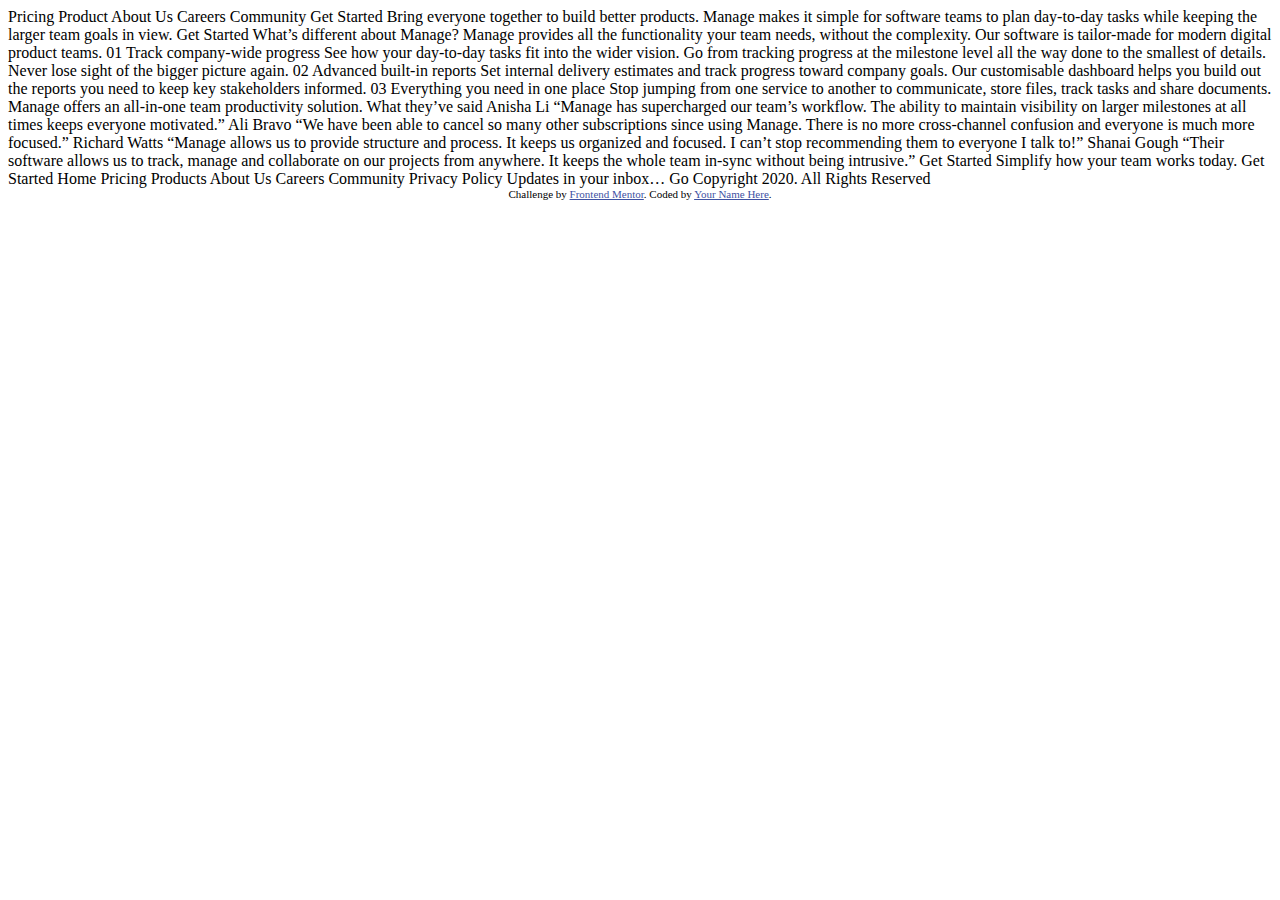
<file: manage-landing-page-master/index.html>
<!DOCTYPE html>
<html lang="en">
<head>
  <meta charset="UTF-8">
  <meta name="viewport" content="width=device-width, initial-scale=1.0"> <!-- displays site properly based on user's device -->

  <link rel="icon" type="image/png" sizes="32x32" href="./images/favicon-32x32.png">
  
  <title>Frontend Mentor | Manage landing page</title>

  <!-- Feel free to remove these styles or customise in your own stylesheet 👍 -->
  <style>
    .attribution { font-size: 11px; text-align: center; }
    .attribution a { color: hsl(228, 45%, 44%); }
  </style>
</head>
<body>

  Pricing
  Product
  About Us
  Careers
  Community

  Get Started

  Bring everyone together to build better products.

  Manage makes it simple for software teams to plan day-to-day 
  tasks while keeping the larger team goals in view.

  Get Started

  What’s different about Manage?

  Manage provides all the functionality your team needs, without 
  the complexity. Our software is tailor-made for modern digital 
  product teams. 

  01
  Track company-wide progress
  See how your day-to-day tasks fit into the wider vision. Go from 
  tracking progress at the milestone level all the way done to the 
  smallest of details. Never lose sight of the bigger picture again.

  02
  Advanced built-in reports
  Set internal delivery estimates and track progress toward company 
  goals. Our customisable dashboard helps you build out the reports 
  you need to keep key stakeholders informed.

  03
  Everything you need in one place
  Stop jumping from one service to another to communicate, store files, 
  track tasks and share documents. Manage offers an all-in-one team 
  productivity solution.

  What they’ve said

  Anisha Li
  “Manage has supercharged our team’s workflow. The ability to maintain 
  visibility on larger milestones at all times keeps everyone motivated.”

  Ali Bravo
  “We have been able to cancel so many other subscriptions since using 
  Manage. There is no more cross-channel confusion and everyone is much 
  more focused.”

  Richard Watts
  “Manage allows us to provide structure and process. It keeps us organized 
  and focused. I can’t stop recommending them to everyone I talk to!”

  Shanai Gough
  “Their software allows us to track, manage and collaborate on our projects 
  from anywhere. It keeps the whole team in-sync without being intrusive.”

  Get Started

  Simplify how your team works today.
  Get Started

  Home
  Pricing
  Products
  About Us
  Careers
  Community
  Privacy Policy

  Updates in your inbox…
  Go

  Copyright 2020. All Rights Reserved

  
  <div class="attribution">
    Challenge by <a href="https://www.frontendmentor.io?ref=challenge" target="_blank">Frontend Mentor</a>. 
    Coded by <a href="#">Your Name Here</a>.
  </div>
</body>
</html>
</file>
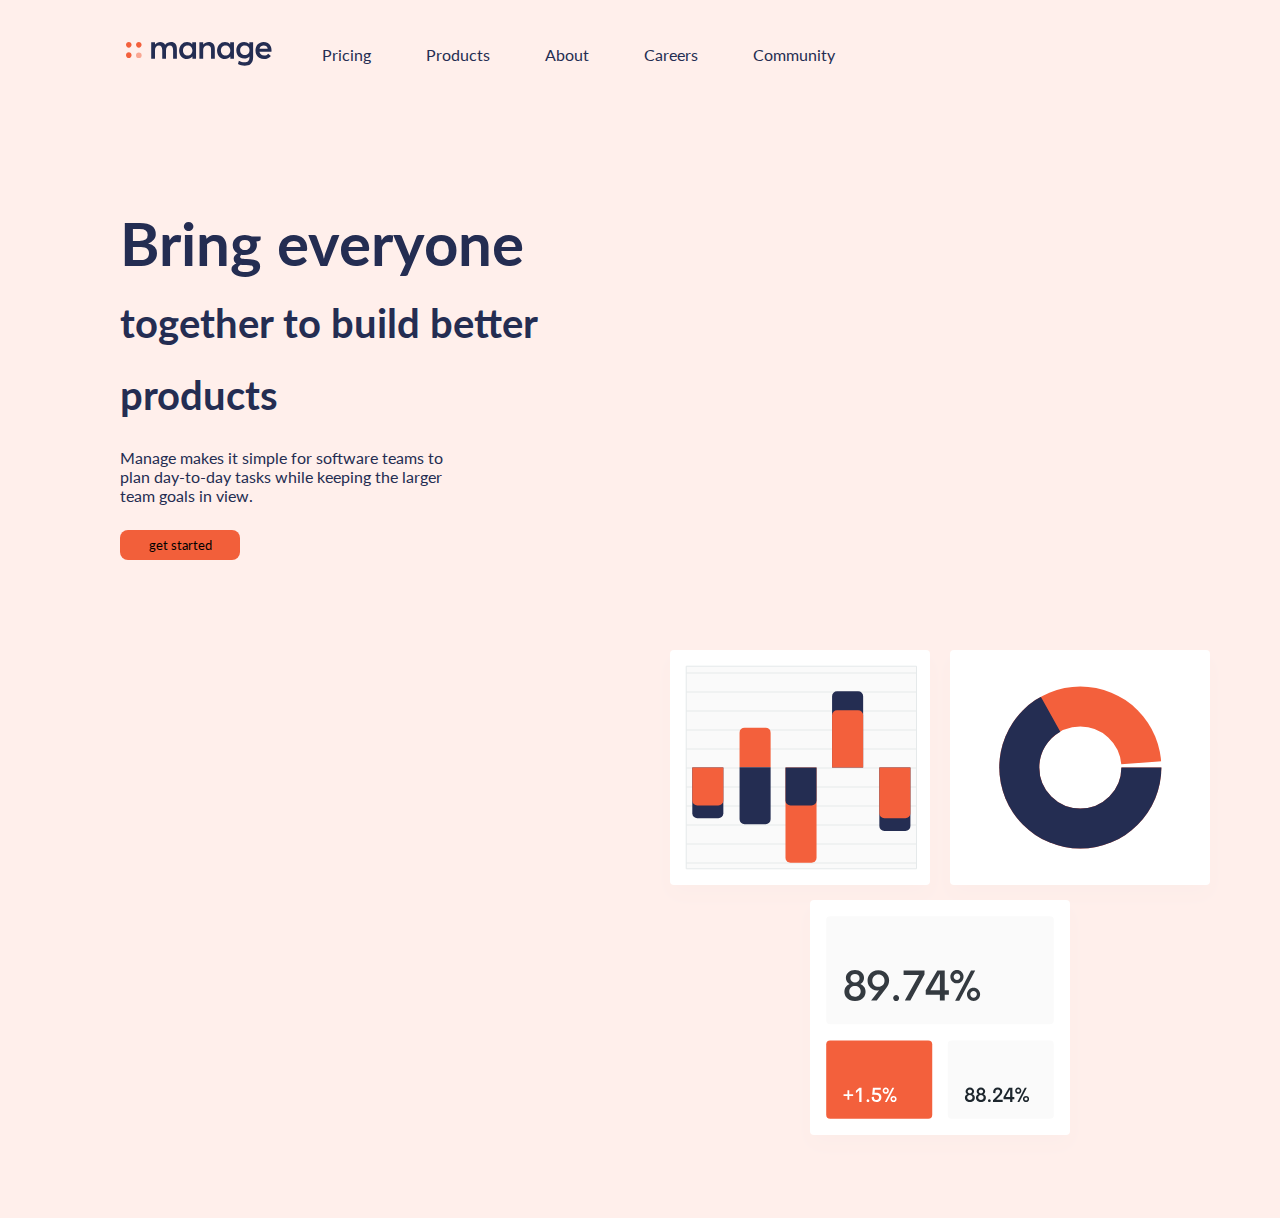
<file: manage-landing-page-master/main.html>
<!DOCTYPE html>
<html lang="en">
<head>
    <meta charset="UTF-8">
    <meta http-equiv="X-UA-Compatible" content="IE=edge">
    <meta name="viewport" content="width=device-width, initial-scale=1.0">
    <link rel="preconnect" href="https://fonts.googleapis.com"><link rel="preconnect" href="https://fonts.gstatic.com" crossorigin><link href="https://fonts.googleapis.com/css2?family=Lato&display=swap" rel="stylesheet">    
    <title>Document</title>
    <link rel="stylesheet" href="style.css">
    
</head>
<body>
    <header class="bg-gray-900 mx-auto flex justify-bween p-8 relt ind">
        <div class="flex justify text-align ">
            <img src="./images/logo.svg" alt="" style="margin-right: 50px;">
            <a href="" class="text-white">Pricing</a>
            <a href="" class="text-white">Products</a>
            <a href="" class="text-white">About</a>
            <a href="" class="text-white">Careers</a>
            <a href="" class="text-white">Community</a>
            <div class="text-align">
                <button class="btnstyle">Get started</button>
            </div>  
        </div>
        
    </header>
    <section>
       
        <!-- <img src="./image 7.png" alt="" class="imgcls"> -->
        <div class="mx-auto" style="max-width: 1200px;">
            <div class="relt" style="padding: 0; margin-top: 70px; ">
                <h1 style="font-size: 60px;color:hsl(228, 39%, 23%);">Bring everyone<br><span style="color:hsl(228, 39%, 23%); font-size: 2.5rem;">together to build better <br> products</span></h1>
                <p style="max-width: 450px; font-size: 20px; margin-top: 25px;color: hsl(228, 39%, 23%); font-size: 1rem;">Manage makes it simple for software teams to <br> plan day-to-day tasks while keeping the larger <br> team goals in view.</p>
                <button class="startbtn">get started</button>
            </div>
       </div>

       <div class="hero_img">
        <img src="./images/illustration-intro.svg" alt="">
        
       </div>
    </section>
</file>
<file: manage-landing-page-master/style.css>
*{
    margin: 0%;
    -webkit-font-smoothning:antialiased;
    -moz-osx-font-smoothing:grayscale;
    font-family: lato;
}
body{
    background-color: hsl(13, 100%, 96%)

}
button{
    font-family: 'Lato', sans-serif;
}
.absolute{
    position: absolute;
}
.startbtn{
    margin-top: 25px;
    background-color:hsl(12, 88%, 59%) ;
    width: 120px;
    height: 30px;
    border: none;
    border-radius: 8px;

}

.flex{
    display: flex;
}
.justify{
    justify-content: center;
}
.justify-bween{
    justify-content: space-between;
}
.p-8{
    padding-top: 5px;
}
.block{
    display: block;
}
.text-white{
    color: hsl(228, 39%, 23%);
    padding-right: 55px;
    font-family: 'Lato', sans-serif;
    text-decoration: none;
    text-align: center;
}
.text-align{
    align-items: center;
}
.bg-gray-900{
    padding: 5px 40px 4px 50px;
    max-width: 1200px;
    
}
.mx-auto{
    
    display: inline-block;
    margin: 20px 90px 30px 120px;
}
@media(min-width:600px){
   
}
.btnstyle{
    background-color: #539D98;
    color: white;
    border: none;
    border-radius: 9999px;
    font-weight: bold;
    text-transform: uppercase;
    font-size: 14px;
    letter-spacing: 1px;
    padding: 12px 28px 12px 28px;
    margin-left: 400px;


}
.hero_img{
    float: right;
    margin:50px ;
}

.imgcls{
    width: 100%;
}
.relative{
    position: relative;


}
</file>
